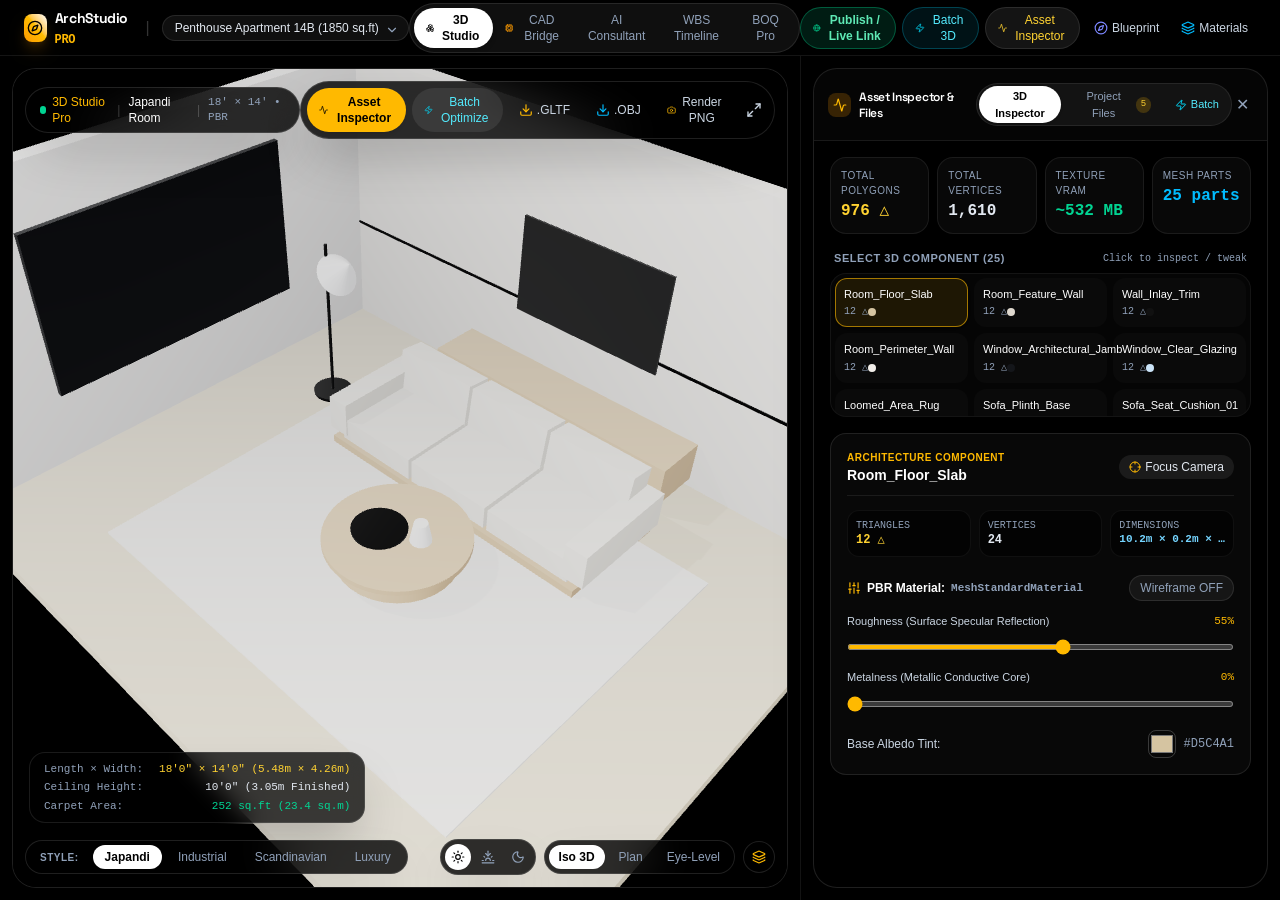
<file: index.html>
<!doctype html>
<html lang="en" class="h-full antialiased dark">
  <head>
    <meta charset="UTF-8" />
    <meta name="viewport" content="width=device-width, initial-scale=1.0" />
    <title>ArchGemini Studio - AI Architecture & Interior Consultant</title>
    <meta name="description" content="Gemini-powered multimodal architectural intelligence for clients: 3D interactive room visualization, Work Breakdown Structure (WBS), Bill of Quantities (BOQ), floor plan analysis, and material specs." />
    <meta property="og:title" content="ArchGemini Studio - AI Architecture & Interior Consultant" />
    <meta property="og:description" content="Gemini-powered multimodal architectural intelligence for clients: 3D interactive room visualization, Work Breakdown Structure (WBS), Bill of Quantities (BOQ), floor plan analysis, and material specs." />
    <meta property="og:type" content="website" />
    <meta name="twitter:card" content="summary_large_image" />
    <link rel="preconnect" href="https://fonts.googleapis.com">
    <link rel="preconnect" href="https://fonts.gstatic.com" crossorigin>
    <link href="https://fonts.googleapis.com/css2?family=Plus+Jakarta+Sans:wght@300;400;500;600;700;800&family=Space+Grotesk:wght@400;500;600;700&family=JetBrains+Mono:wght@400;500&display=swap" rel="stylesheet">
    <script type="module" crossorigin src="./assets/index-o5JE-EGd.js"></script>
    <link rel="stylesheet" crossorigin href="./assets/index-DnRAVt_e.css">
  </head>
  <body class="h-full bg-[#0d0f12] text-slate-100 font-sans selection:bg-amber-500/20 selection:text-amber-300">
    <div id="root" class="h-full"></div>
  </body>
</html>
</file>
